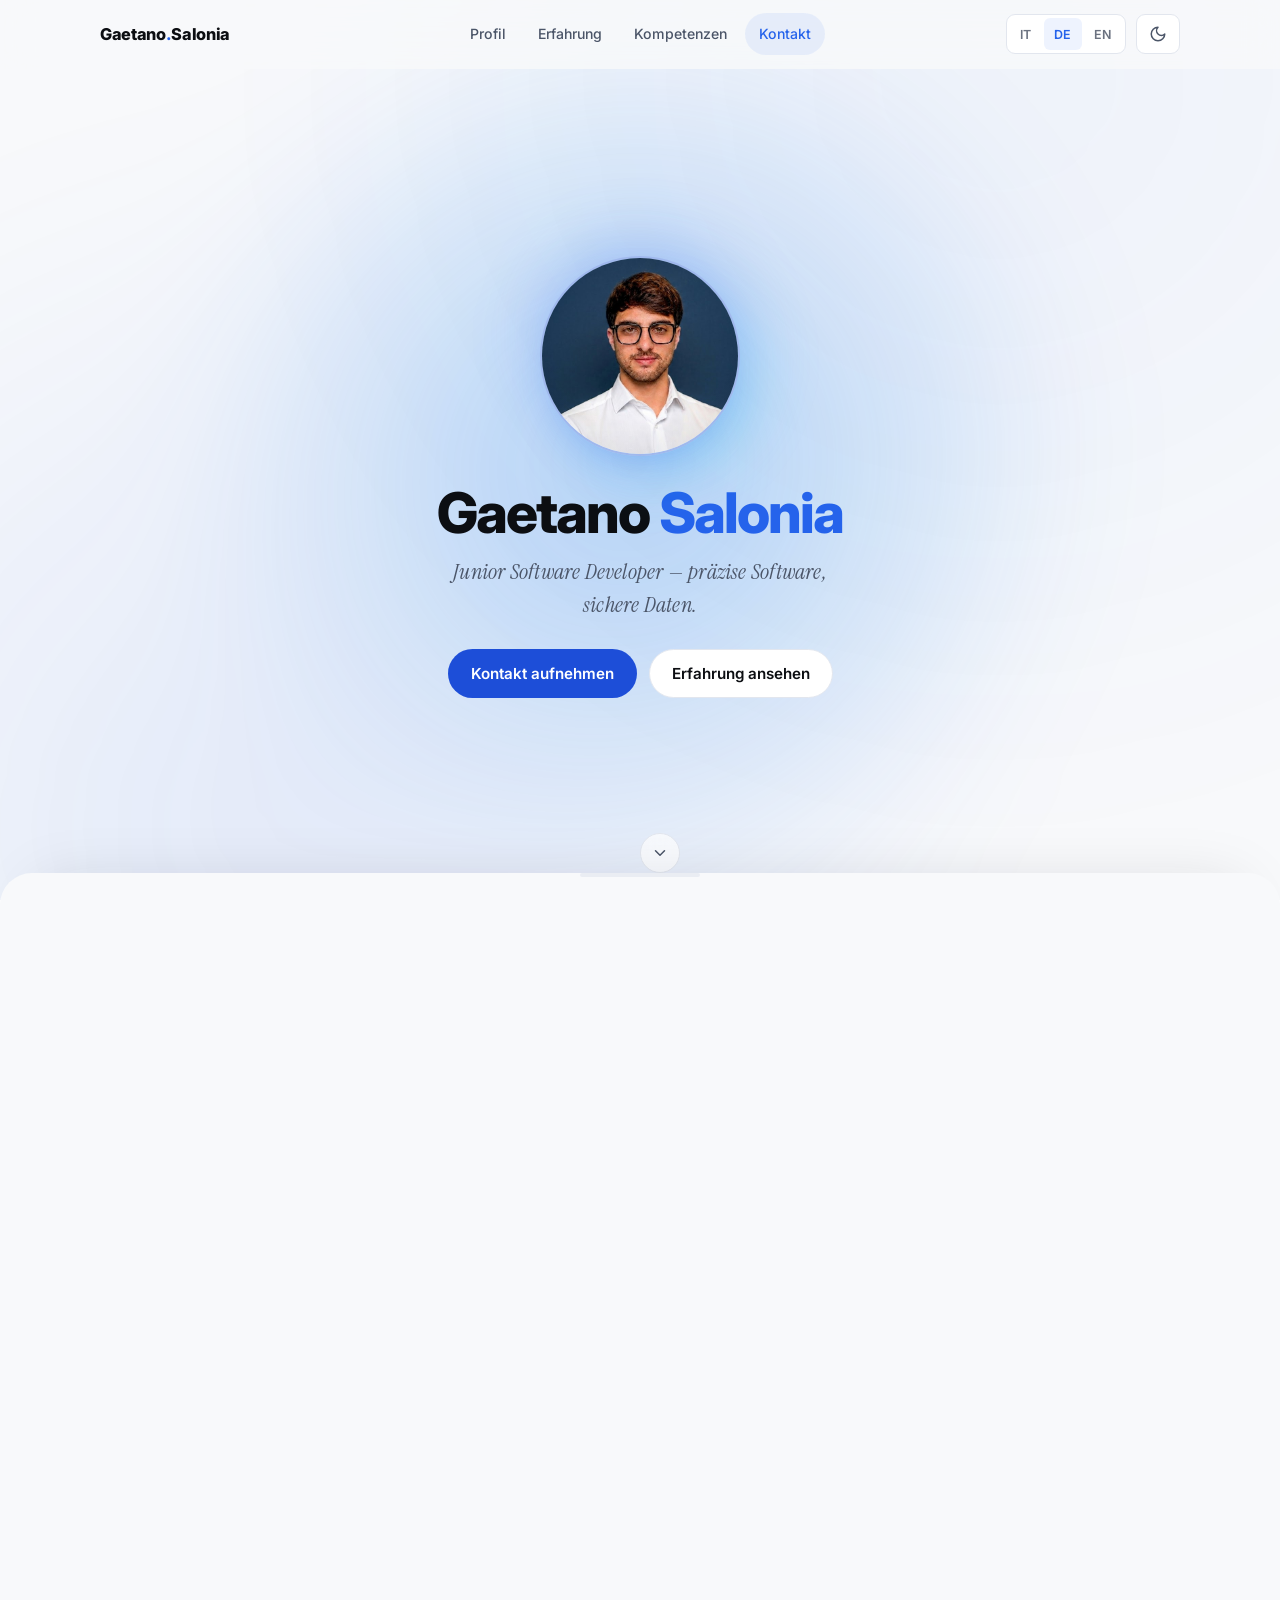
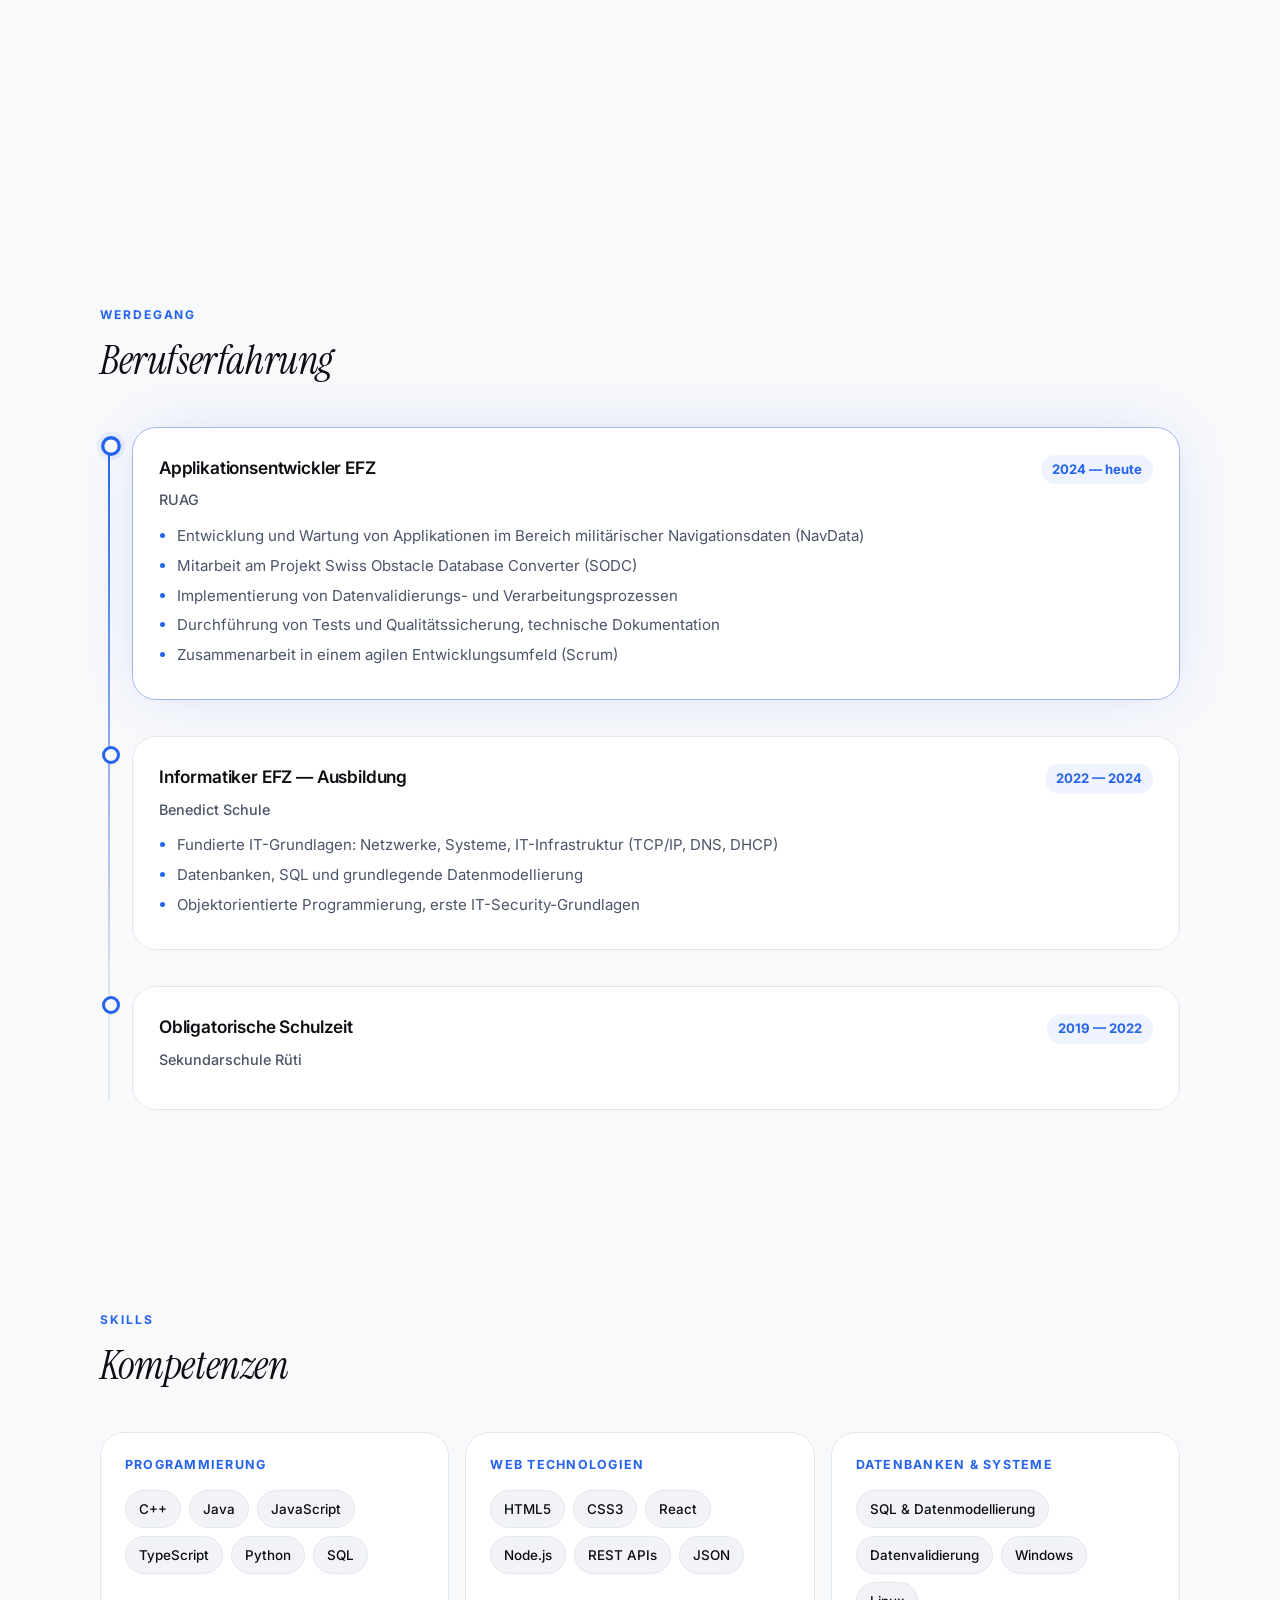
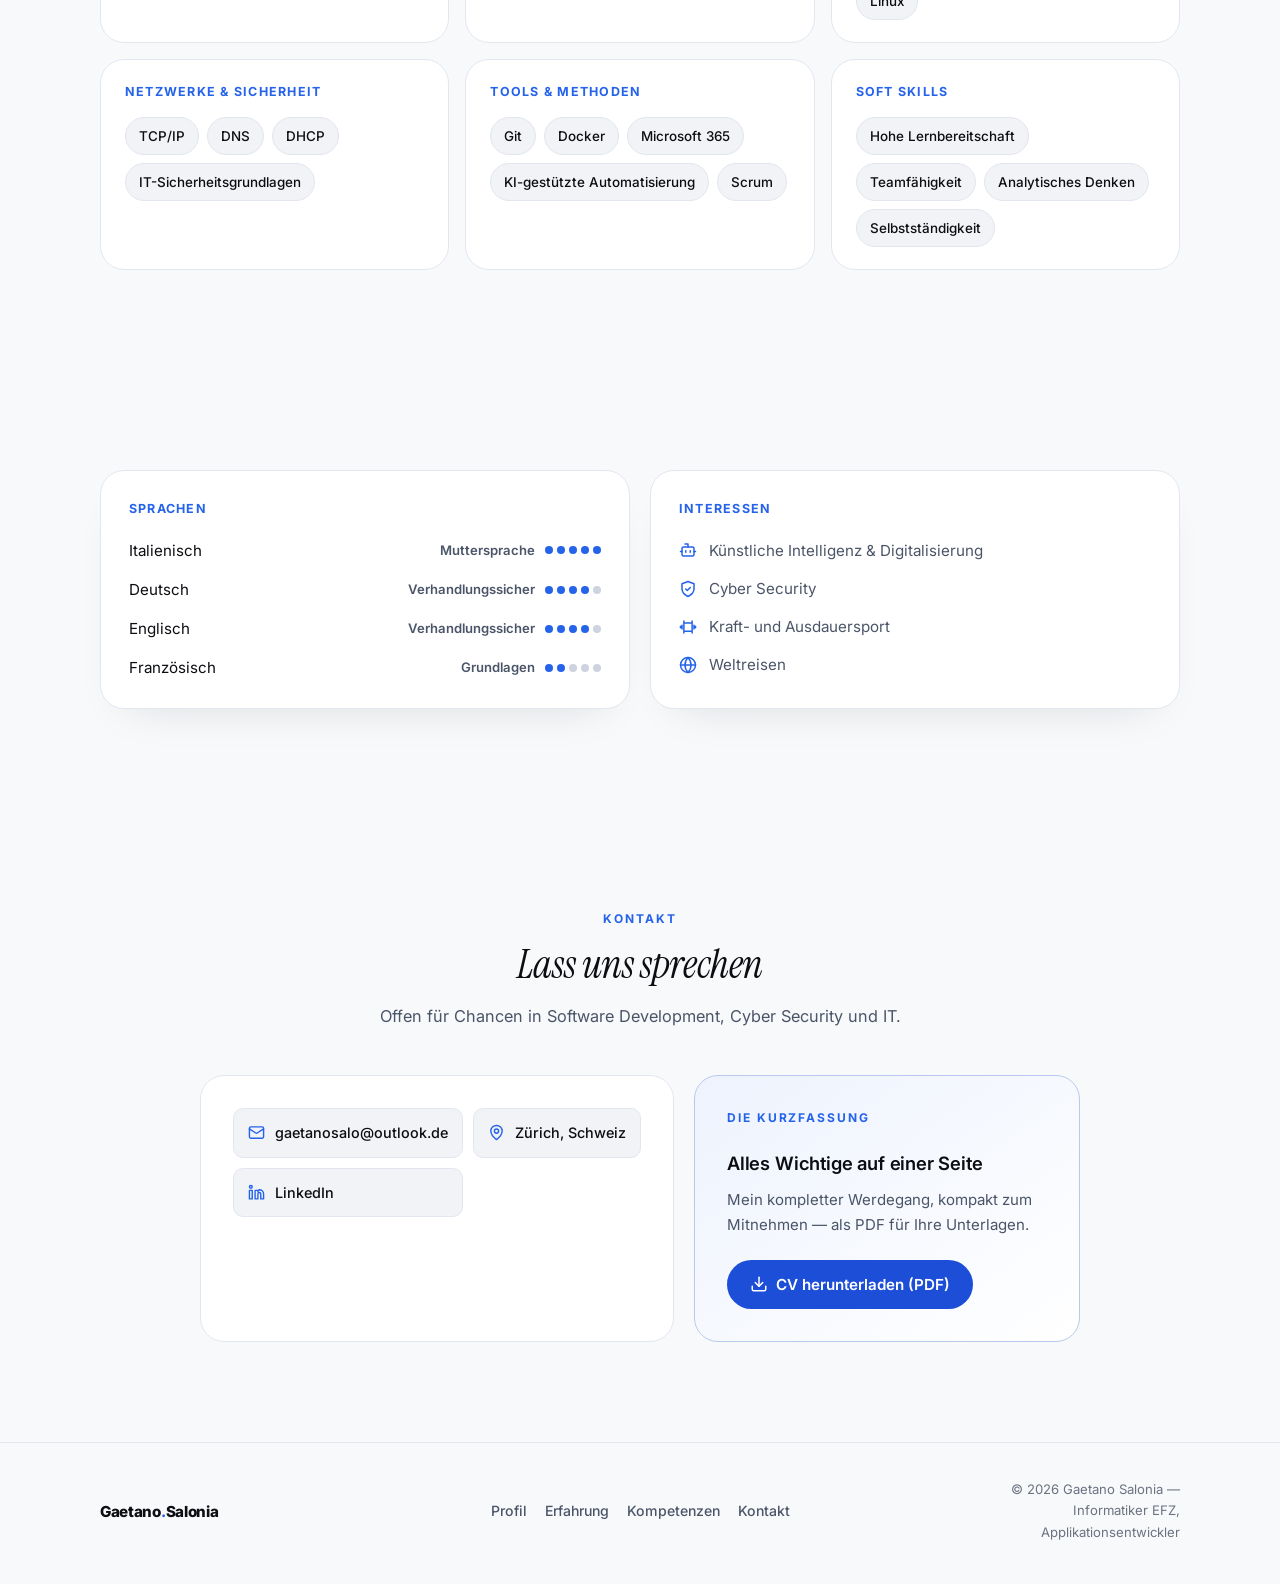
<file: index.html>
<!DOCTYPE html>
<html lang="de" data-theme="dark">
<head>
  <meta charset="UTF-8" />
  <meta name="viewport" content="width=device-width, initial-scale=1.0" />
  <title>Gaetano Salonia — Software &amp; Security</title>
  <meta name="description" content="Portfolio von Gaetano Salonia — Junior Software Developer mit Fokus auf präzise Software, sichere Daten und Cyber Security." />
  <link rel="canonical" href="https://gasal-portfolio.dev/" />
  <meta property="og:title" content="Gaetano Salonia — Software &amp; Security" />
  <meta property="og:description" content="Portfolio von Gaetano Salonia — Junior Software Developer mit Fokus auf präzise Software, sichere Daten und Cyber Security." />
  <meta property="og:type" content="website" />
  <meta property="og:url" content="https://gasal-portfolio.dev/" />
  <meta property="og:image" content="https://gasal-portfolio.dev/assets/photo-dark.png" />
  <meta property="og:locale" content="de_CH" />
  <meta name="twitter:card" content="summary_large_image" />
  <meta name="twitter:image" content="https://gasal-portfolio.dev/assets/photo-dark.png" />
  <link rel="icon" href="favicon.svg" type="image/svg+xml" />
  <link rel="preconnect" href="https://fonts.googleapis.com" />
  <link rel="preconnect" href="https://fonts.gstatic.com" crossorigin />
  <link href="https://fonts.googleapis.com/css2?family=Instrument+Serif:ital@0;1&family=Inter:wght@300;400;500;600;700;800&display=swap" rel="stylesheet" />
  <link rel="stylesheet" href="css/styles.css" />
</head>
<body>
<div class="scroll-progress" aria-hidden="true"></div>

  <nav class="nav" id="siteNav" aria-label="Hauptnavigation">
    <div class="container nav-inner">
      <a class="brand" href="#top">Gaetano<span>.</span>Salonia</a>
      <div class="menu" id="menu">
        <a href="#profil" data-i18n="nav.profil">Profil</a>
        <a href="#erfahrung" data-i18n="nav.erfahrung">Erfahrung</a>
        <a href="#kompetenzen" data-i18n="nav.kompetenzen">Kompetenzen</a>
        <a href="#kontakt" data-i18n="nav.kontakt">Kontakt</a>
      </div>
      <div class="nav-tools">
        <button class="menu-toggle" id="menuToggle" data-i18n-aria="aria.menuOpen" aria-label="Menü öffnen" aria-expanded="false" aria-controls="menu">
          <span class="menu-toggle-bar"></span>
          <span class="menu-toggle-bar"></span>
        </button>
        <div class="lang-switch" role="group" data-i18n-aria="aria.langSwitch" aria-label="Sprache wählen">
          <button class="lang-btn" data-lang="it">IT</button>
          <button class="lang-btn active" data-lang="de">DE</button>
          <button class="lang-btn" data-lang="en">EN</button>
        </div>
        <button class="theme-toggle" id="themeToggle" data-i18n-aria="aria.themeToggle" aria-label="Farbschema wechseln">
          <svg class="icon-sun" xmlns="http://www.w3.org/2000/svg" viewBox="0 0 24 24" fill="none" stroke="currentColor" stroke-width="2" stroke-linecap="round" stroke-linejoin="round"><circle cx="12" cy="12" r="4"/><path d="M12 2v2M12 20v2M4.93 4.93l1.41 1.41M17.66 17.66l1.41 1.41M2 12h2M20 12h2M6.34 17.66l-1.41 1.41M19.07 4.93l-1.41 1.41"/></svg>
          <svg class="icon-moon" xmlns="http://www.w3.org/2000/svg" viewBox="0 0 24 24" fill="none" stroke="currentColor" stroke-width="2" stroke-linecap="round" stroke-linejoin="round"><path d="M12 3a6 6 0 0 0 9 9 9 9 0 1 1-9-9Z"/></svg>
        </button>
      </div>
    </div>
  </nav>

  <div class="hero-bg" aria-hidden="true"></div>

  <header class="hero" id="top">
    <div class="hero-inner">
      <div class="hero-photo reveal" style="--reveal-delay: 0ms;">
        <div class="photo-clip">
          <img class="hero-img hero-img--dark" src="assets/photo-dark.png" alt="Porträtfoto von Gaetano Salonia" width="600" height="600" decoding="async" />
          <img class="hero-img hero-img--light" src="assets/photo-light.png" alt="Porträtfoto von Gaetano Salonia" width="600" height="600" decoding="async" />
        </div>
      </div>
      <h1 class="reveal" style="--reveal-delay: 80ms;">Gaetano <span class="accent">Salonia</span></h1>
      <p class="hero-tagline reveal" style="--reveal-delay: 140ms;" data-i18n="hero.tagline">Junior Software Developer — präzise Software, sichere Daten.</p>
      <div class="cta-row reveal" style="--reveal-delay: 200ms;">
        <a class="btn primary" href="#kontakt" data-i18n="hero.btn1">Kontakt aufnehmen</a>
        <a class="btn" href="#erfahrung" data-i18n="hero.btn2">Erfahrung ansehen</a>
      </div>
    </div>
    <a class="hero-scroll reveal" href="#profil" data-i18n-aria="aria.scrollDown" aria-label="Nach unten scrollen" style="--reveal-delay: 280ms;">
      <svg xmlns="http://www.w3.org/2000/svg" viewBox="0 0 24 24" fill="none" stroke="currentColor" stroke-width="2" stroke-linecap="round" stroke-linejoin="round"><path d="m6 9 6 6 6-6"/></svg>
    </a>
  </header>
  <main class="site-main">

  <section id="profil" class="section container">
    <header class="section-head reveal">
      <div class="eyebrow" data-i18n="profil.eyebrow">Profil</div>
      <h2 data-i18n="profil.title">Wer ich bin</h2>
    </header>
    <div class="profile-body reveal">
      <p class="section-lead" data-i18n="profil.text">
      Motiviert, lernbereit und eigenständig — ich bin überzeugt, durch mein Engagement einen echten Mehrwert für Ihr Unternehmen zu schaffen. Fundierte Erfahrung mit sicherheitsrelevanten Daten und Prozessen im Bereich militärischer Navigationsdaten, mit besonderem Interesse an Cyber Security.
      </p>
    <div class="highlights">
      <div class="highlight reveal">
        <div class="icon">
          <svg xmlns="http://www.w3.org/2000/svg" viewBox="0 0 24 24" fill="none" stroke="currentColor" stroke-width="2" stroke-linecap="round" stroke-linejoin="round"><circle cx="12" cy="12" r="10"/><circle cx="12" cy="12" r="6"/><circle cx="12" cy="12" r="2"/></svg>
        </div>
        <h3 data-i18n="hl1.title">Präzision</h3>
        <p data-i18n="hl1.text">Arbeit mit Navigationsdaten hat mich gelehrt, worauf es wirklich ankommt: Genauigkeit in jedem Detail.</p>
      </div>
      <div class="highlight reveal" style="--reveal-delay: 80ms;">
        <div class="icon">
          <svg xmlns="http://www.w3.org/2000/svg" viewBox="0 0 24 24" fill="none" stroke="currentColor" stroke-width="2" stroke-linecap="round" stroke-linejoin="round"><path d="M12 22s8-4 8-10V5l-8-3-8 3v7c0 6 8 10 8 10Z"/></svg>
        </div>
        <h3 data-i18n="hl2.title">Sicherheit</h3>
        <p data-i18n="hl2.text">Sicherheit beginnt mit sauberem Code — mein Ziel ist die Weiterentwicklung Richtung Cyber Security.</p>
      </div>
      <div class="highlight reveal" style="--reveal-delay: 160ms;">
        <div class="icon">
          <svg xmlns="http://www.w3.org/2000/svg" viewBox="0 0 24 24" fill="none" stroke="currentColor" stroke-width="2" stroke-linecap="round" stroke-linejoin="round"><path d="M22 12h-4l-3 9L9 3l-3 9H2"/></svg>
        </div>
        <h3 data-i18n="hl3.title">Lernbereitschaft</h3>
        <p data-i18n="hl3.text">Lernbereitschaft ist mein produktivstes Tool — neue Technologien nehme ich schnell und praxisnah auf.</p>
      </div>
    </div>
    </div>
  </section>

  <section id="erfahrung" class="section container">
    <header class="section-head reveal">
      <div class="eyebrow" data-i18n="erfahrung.eyebrow">Werdegang</div>
      <h2 data-i18n="erfahrung.title">Berufserfahrung</h2>
    </header>
    <div class="timeline">
      <div class="timeline-item timeline-item--current reveal">
        <article class="timeline-card">
          <div class="timeline-top">
            <h3 data-i18n="exp1.role">Applikationsentwickler EFZ</h3>
            <span class="timeline-date">2024 — <span data-i18n="exp1.now">heute</span></span>
          </div>
          <div class="timeline-org">RUAG</div>
          <ul>
            <li data-i18n="exp1.l1">Entwicklung und Wartung von Applikationen im Bereich militärischer Navigationsdaten (NavData)</li>
            <li data-i18n="exp1.l2">Mitarbeit am Projekt Swiss Obstacle Database Converter (SODC)</li>
            <li data-i18n="exp1.l3">Implementierung von Datenvalidierungs- und Verarbeitungsprozessen</li>
            <li data-i18n="exp1.l4">Durchführung von Tests und Qualitätssicherung, technische Dokumentation</li>
            <li data-i18n="exp1.l5">Zusammenarbeit in einem agilen Entwicklungsumfeld (Scrum)</li>
          </ul>
        </article>
      </div>
      <div class="timeline-item reveal" style="--reveal-delay: 80ms;">
        <article class="timeline-card">
          <div class="timeline-top">
            <h3 data-i18n="exp2.role">Informatiker EFZ — Ausbildung</h3>
            <span class="timeline-date">2022 — 2024</span>
          </div>
          <div class="timeline-org">Benedict Schule</div>
          <ul>
            <li data-i18n="exp2.l1">Fundierte IT-Grundlagen: Netzwerke, Systeme, IT-Infrastruktur (TCP/IP, DNS, DHCP)</li>
            <li data-i18n="exp2.l2">Datenbanken, SQL und grundlegende Datenmodellierung</li>
            <li data-i18n="exp2.l3">Objektorientierte Programmierung, erste IT-Security-Grundlagen</li>
          </ul>
        </article>
      </div>
      <div class="timeline-item reveal" style="--reveal-delay: 160ms;">
        <article class="timeline-card">
          <div class="timeline-top">
            <h3 data-i18n="exp3.role">Obligatorische Schulzeit</h3>
            <span class="timeline-date">2019 — 2022</span>
          </div>
          <div class="timeline-org">Sekundarschule Rüti</div>
        </article>
      </div>
    </div>
  </section>

  <section id="kompetenzen" class="section container">
    <header class="section-head reveal">
      <div class="eyebrow" data-i18n="komp.eyebrow">Skills</div>
      <h2 data-i18n="komp.title">Kompetenzen</h2>
    </header>
    <div class="skill-grid">
      <div class="skill-group reveal">
        <div class="skill-cat" data-i18n="cat.prog">Programmierung</div>
        <div class="chips">
          <span class="chip">C++</span><span class="chip">Java</span><span class="chip">JavaScript</span>
          <span class="chip">TypeScript</span><span class="chip">Python</span><span class="chip">SQL</span>
        </div>
      </div>
      <div class="skill-group reveal" style="--reveal-delay: 60ms;">
        <div class="skill-cat" data-i18n="cat.web">Web Technologien</div>
        <div class="chips">
          <span class="chip">HTML5</span><span class="chip">CSS3</span><span class="chip">React</span>
          <span class="chip">Node.js</span><span class="chip">REST APIs</span><span class="chip">JSON</span>
        </div>
      </div>
      <div class="skill-group reveal" style="--reveal-delay: 120ms;">
        <div class="skill-cat" data-i18n="cat.db">Datenbanken &amp; Systeme</div>
        <div class="chips">
          <span class="chip" data-i18n="chip.datamodel">SQL &amp; Datenmodellierung</span><span class="chip" data-i18n="chip.datavalid">Datenvalidierung</span>
          <span class="chip">Windows</span><span class="chip">Linux</span>
        </div>
      </div>
      <div class="skill-group reveal" style="--reveal-delay: 180ms;">
        <div class="skill-cat" data-i18n="cat.net">Netzwerke &amp; Sicherheit</div>
        <div class="chips">
          <span class="chip">TCP/IP</span><span class="chip">DNS</span><span class="chip">DHCP</span>
          <span class="chip" data-i18n="chip.itsec">IT-Sicherheitsgrundlagen</span>
        </div>
      </div>
      <div class="skill-group reveal" style="--reveal-delay: 240ms;">
        <div class="skill-cat" data-i18n="cat.tools">Tools &amp; Methoden</div>
        <div class="chips">
          <span class="chip">Git</span><span class="chip">Docker</span><span class="chip">Microsoft 365</span>
          <span class="chip" data-i18n="chip.ai">KI-gestützte Automatisierung</span><span class="chip">Scrum</span>
        </div>
      </div>
      <div class="skill-group reveal" style="--reveal-delay: 300ms;">
        <div class="skill-cat" data-i18n="cat.soft">Soft Skills</div>
        <div class="chips">
          <span class="chip" data-i18n="chip.learn">Hohe Lernbereitschaft</span><span class="chip" data-i18n="chip.team">Teamfähigkeit</span>
          <span class="chip" data-i18n="chip.analytic">Analytisches Denken</span><span class="chip" data-i18n="chip.self">Selbstständigkeit</span>
        </div>
      </div>
    </div>
  </section>

  <section class="section container">
    <div class="grid-2">
      <div class="card reveal">
        <div class="skill-cat" data-i18n="lang.title">Sprachen</div>
        <div class="lang-list">
          <div class="lang-item">
            <span data-i18n="lang.it">Italienisch</span>
            <div class="lang-level"><span data-i18n="level.native">Muttersprache</span><div class="level-dots"><i class="on"></i><i class="on"></i><i class="on"></i><i class="on"></i><i class="on"></i></div></div>
          </div>
          <div class="lang-item">
            <span data-i18n="lang.de">Deutsch</span>
            <div class="lang-level"><span data-i18n="level.fluent">Verhandlungssicher</span><div class="level-dots"><i class="on"></i><i class="on"></i><i class="on"></i><i class="on"></i><i></i></div></div>
          </div>
          <div class="lang-item">
            <span data-i18n="lang.en">Englisch</span>
            <div class="lang-level"><span data-i18n="level.fluent2">Verhandlungssicher</span><div class="level-dots"><i class="on"></i><i class="on"></i><i class="on"></i><i class="on"></i><i></i></div></div>
          </div>
          <div class="lang-item">
            <span data-i18n="lang.fr">Französisch</span>
            <div class="lang-level"><span data-i18n="level.basic">Grundlagen</span><div class="level-dots"><i class="on"></i><i class="on"></i><i></i><i></i><i></i></div></div>
          </div>
        </div>
      </div>
      <div class="card reveal" style="--reveal-delay: 100ms;">
        <div class="skill-cat" data-i18n="interests.title">Interessen</div>
        <ul class="interest-list">
          <li>
            <svg xmlns="http://www.w3.org/2000/svg" viewBox="0 0 24 24" fill="none" stroke="currentColor" stroke-width="2" stroke-linecap="round" stroke-linejoin="round"><path d="M12 8V4H8"/><rect width="16" height="12" x="4" y="8" rx="2"/><path d="M2 14h2M20 14h2M15 13v2M9 13v2"/></svg>
            <span data-i18n="interests.i1">Künstliche Intelligenz &amp; Digitalisierung</span>
          </li>
          <li>
            <svg xmlns="http://www.w3.org/2000/svg" viewBox="0 0 24 24" fill="none" stroke="currentColor" stroke-width="2" stroke-linecap="round" stroke-linejoin="round"><path d="M12 22s8-4 8-10V5l-8-3-8 3v7c0 6 8 10 8 10Z"/><path d="m9 12 2 2 4-4"/></svg>
            <span data-i18n="interests.i2">Cyber Security</span>
          </li>
          <li>
            <svg xmlns="http://www.w3.org/2000/svg" viewBox="0 0 24 24" fill="none" stroke="currentColor" stroke-width="2" stroke-linecap="round" stroke-linejoin="round"><path d="M6.5 6.5h11M6.5 17.5h11M4 9.5v5M20 9.5v5M2 11v2M22 11v2M6.5 4v16M17.5 4v16"/></svg>
            <span data-i18n="interests.i3">Kraft- und Ausdauersport</span>
          </li>
          <li>
            <svg xmlns="http://www.w3.org/2000/svg" viewBox="0 0 24 24" fill="none" stroke="currentColor" stroke-width="2" stroke-linecap="round" stroke-linejoin="round"><circle cx="12" cy="12" r="10"/><path d="M12 2a14.5 14.5 0 0 0 0 20 14.5 14.5 0 0 0 0-20"/><path d="M2 12h20"/></svg>
            <span data-i18n="interests.i4">Weltreisen</span>
          </li>
        </ul>
      </div>
    </div>
  </section>

  <section id="kontakt" class="section contact container">
    <header class="section-head section-head--center reveal">
      <div class="eyebrow" data-i18n="contact.eyebrow">Kontakt</div>
      <h2 data-i18n="contact.title">Lass uns sprechen</h2>
      <p class="section-lead" data-i18n="contact.subtitle">Offen für Chancen in Software Development, Cyber Security und IT.</p>
    </header>
    <div class="contact-panel reveal">
      <div class="panel-card contact-card">
        <div class="contact-links">
          <a href="mailto:gaetanosalo@outlook.de">
            <svg xmlns="http://www.w3.org/2000/svg" viewBox="0 0 24 24" fill="none" stroke="currentColor" stroke-width="2" stroke-linecap="round" stroke-linejoin="round"><rect width="20" height="16" x="2" y="4" rx="2"/><path d="m22 7-8.97 5.7a1.94 1.94 0 0 1-2.06 0L2 7"/></svg>
            <span>gaetanosalo@outlook.de</span>
          </a>
          <a href="https://maps.google.com/?q=Z%C3%BCrich" target="_blank" rel="noopener">
            <svg xmlns="http://www.w3.org/2000/svg" viewBox="0 0 24 24" fill="none" stroke="currentColor" stroke-width="2" stroke-linecap="round" stroke-linejoin="round"><path d="M20 10c0 6-8 12-8 12s-8-6-8-12a8 8 0 0 1 16 0Z"/><circle cx="12" cy="10" r="3"/></svg>
            <span data-i18n="contact.location">Zürich, Schweiz</span>
          </a>
          <a href="https://www.linkedin.com/in/gaetano-salonia-7802022b3" target="_blank" rel="noopener">
            <svg xmlns="http://www.w3.org/2000/svg" viewBox="0 0 24 24" fill="none" stroke="currentColor" stroke-width="2" stroke-linecap="round" stroke-linejoin="round"><path d="M16 8a6 6 0 0 1 6 6v7h-4v-7a2 2 0 0 0-2-2 2 2 0 0 0-2 2v7h-4V9h4v1.5A6 6 0 0 1 16 8z"/><rect width="4" height="12" x="2" y="9"/><circle cx="4" cy="4" r="2"/></svg>
            <span>LinkedIn</span>
          </a>
        </div>
      </div>
      <div class="panel-card cv-card">
        <div class="eyebrow" data-i18n="cv.eyebrow">Die Kurzfassung</div>
        <h3 data-i18n="cv.title">Alles Wichtige auf einer Seite</h3>
        <p data-i18n="cv.text">Mein kompletter Werdegang, kompakt zum Mitnehmen — als PDF für Ihre Unterlagen.</p>
        <a class="btn primary" id="cvDownload" href="assets/CV-GaetanoSalonia.pdf" download="CV-GaetanoSalonia.pdf">
          <svg xmlns="http://www.w3.org/2000/svg" viewBox="0 0 24 24" fill="none" stroke="currentColor" stroke-width="2" stroke-linecap="round" stroke-linejoin="round"><path d="M21 15v4a2 2 0 0 1-2 2H5a2 2 0 0 1-2-2v-4"/><polyline points="7 10 12 15 17 10"/><line x1="12" x2="12" y1="15" y2="3"/></svg>
          <span data-i18n="cv.btn">CV herunterladen (PDF)</span>
        </a>
      </div>
    </div>
  </section>
  </main>

  <footer class="footer">
    <div class="container footer-inner">
      <a class="footer-brand" href="#top">Gaetano<span>.</span>Salonia</a>
      <nav class="footer-nav" aria-label="Footer">
        <a href="#profil" data-i18n="nav.profil">Profil</a>
        <a href="#erfahrung" data-i18n="nav.erfahrung">Erfahrung</a>
        <a href="#kompetenzen" data-i18n="nav.kompetenzen">Kompetenzen</a>
        <a href="#kontakt" data-i18n="nav.kontakt">Kontakt</a>
      </nav>
      <p class="footer-copy" data-i18n="footnote">© 2026 Gaetano Salonia — Informatiker EFZ, Applikationsentwickler</p>
    </div>
  </footer>
  <script src="js/main.js" defer></script>
</body>
</html>
</file>
<file: css/styles.css>
:root {
      --font: "Inter", system-ui, sans-serif;
      --font-serif: "Instrument Serif", Georgia, serif;
      --mx: 50%;
      --my: 50%;
      --bg-opacity: 1;
      --nav-height: 68px;
      --section-py: 100px;
      --radius: 16px;
      --radius-sm: 10px;
      --radius-lg: 24px;
      --ease: cubic-bezier(0.22, 1, 0.36, 1);
      --dur: 250ms;
    }

    [data-theme="dark"] {
      --color-background: #080a0f;
      --color-surface: #0e1118;
      --color-surface-2: #141824;
      --color-foreground: #f0f4fa;
      --color-muted: #94a0b8;
      --color-subtle: #64708a;
      --color-accent: #5b9cf6;
      --color-accent-strong: #3b82f6;
      --color-on-accent: #061120;
      --color-border: #1e2433;
      --color-border-strong: #2d3548;
      --color-accent-soft: rgba(91, 156, 246, 0.1);
      --shadow-card: 0 24px 60px -36px rgba(0, 0, 0, 0.85);
      --shadow-glow: 0 0 80px -20px color-mix(in srgb, var(--color-accent) 35%, transparent);
      --nav-bg: rgba(8, 10, 15, 0.72);
    }

    [data-theme="light"] {
      --color-background: #f8f9fb;
      --color-surface: #ffffff;
      --color-surface-2: #f1f3f6;
      --color-foreground: #0c0e12;
      --color-muted: #4b5568;
      --color-subtle: #6b7280;
      --color-accent: #2563eb;
      --color-accent-strong: #1d4ed8;
      --color-on-accent: #ffffff;
      --color-border: #e2e6ee;
      --color-border-strong: #cdd3df;
      --color-accent-soft: rgba(37, 99, 235, 0.08);
      --shadow-card: 0 20px 45px -30px rgba(24, 24, 27, 0.18);
      --shadow-glow: 0 0 60px -16px color-mix(in srgb, var(--color-accent) 25%, transparent);
      --nav-bg: rgba(248, 249, 251, 0.82);
    }

    * { box-sizing: border-box; margin: 0; padding: 0; }

    html { scroll-behavior: smooth; }

    body {
      font-family: var(--font);
      font-size: 16px;
      line-height: 1.65;
      background: transparent;
      color: var(--color-foreground);
      -webkit-font-smoothing: antialiased;
      transition: color var(--dur) ease;
    }

    ::selection { background: var(--color-accent); color: var(--color-on-accent); }

    a { color: inherit; text-decoration: none; }
    button { font-family: inherit; cursor: pointer; }

    :focus-visible {
      outline: 2px solid var(--color-accent);
      outline-offset: 3px;
      border-radius: 6px;
    }

    .container { width: min(1080px, 92vw); margin: 0 auto; }

    /* ---------- Scroll progress ---------- */
    .scroll-progress {
      position: fixed;
      top: 0;
      left: 0;
      height: 2px;
      width: 0;
      z-index: 100;
      background: linear-gradient(90deg, var(--color-accent), #22d3ee);
      transition: width 80ms linear;
    }

    /* ---------- Nav ---------- */
    .nav {
      position: sticky;
      top: 0;
      z-index: 50;
      backdrop-filter: blur(16px);
      -webkit-backdrop-filter: blur(16px);
      background: var(--nav-bg);
      border-bottom: 1px solid transparent;
      transition: background var(--dur) ease, border-color var(--dur) ease, box-shadow var(--dur) ease;
    }

    .nav.scrolled {
      border-bottom-color: var(--color-border);
      box-shadow: 0 8px 32px -12px rgba(0, 0, 0, 0.35);
    }

    [data-theme="light"] .nav.scrolled {
      box-shadow: 0 8px 32px -12px rgba(24, 24, 27, 0.12);
    }

    .nav-inner {
      display: grid;
      grid-template-columns: 1fr auto 1fr;
      align-items: center;
      min-height: var(--nav-height);
      gap: 16px;
    }

    .brand { justify-self: start; }
    .menu { justify-self: center; }
    .nav-tools { justify-self: end; }

    .brand { font-weight: 800; letter-spacing: -0.02em; font-size: 1.02rem; }
    .brand span { color: var(--color-accent); }

    .menu { display: flex; gap: 4px; }

    .menu a {
      padding: 9px 14px;
      border-radius: 999px;
      color: var(--color-muted);
      font-size: 0.88rem;
      font-weight: 500;
      transition: color var(--dur) ease, background var(--dur) ease;
    }

    .menu a:hover { color: var(--color-foreground); background: var(--color-accent-soft); }
    .menu a.active { color: var(--color-accent); background: var(--color-accent-soft); }

    .menu-toggle {
      display: none;
      width: 44px;
      height: 40px;
      align-items: center;
      justify-content: center;
      flex-direction: column;
      gap: 6px;
      border: 1px solid var(--color-border);
      border-radius: 9px;
      background: var(--color-surface);
      color: var(--color-foreground);
      transition: border-color var(--dur) ease, background var(--dur) ease;
    }

    .menu-toggle-bar {
      display: block;
      width: 18px;
      height: 2px;
      background: currentColor;
      border-radius: 2px;
      transition: transform var(--dur) var(--ease), opacity var(--dur) ease;
    }

    .nav.open .menu-toggle-bar:first-child { transform: translateY(4px) rotate(45deg); }
    .nav.open .menu-toggle-bar:last-child { transform: translateY(-4px) rotate(-45deg); }

    .nav-tools { display: flex; align-items: center; gap: 10px; }

    .lang-switch {
      display: flex;
      gap: 2px;
      border: 1px solid var(--color-border);
      border-radius: 9px;
      padding: 3px;
      background: var(--color-surface);
    }

    .lang-btn {
      border: none;
      background: transparent;
      color: var(--color-subtle);
      font-size: 0.78rem;
      font-weight: 600;
      letter-spacing: 0.04em;
      padding: 7px 10px;
      min-height: 32px;
      border-radius: 6px;
      transition: color var(--dur) ease, background var(--dur) ease;
    }

    .lang-btn:hover { color: var(--color-foreground); }
    .lang-btn.active { background: var(--color-accent-soft); color: var(--color-accent); }

    .theme-toggle {
      width: 44px;
      height: 40px;
      display: inline-flex;
      align-items: center;
      justify-content: center;
      border: 1px solid var(--color-border);
      border-radius: 9px;
      background: var(--color-surface);
      color: var(--color-muted);
      transition: color var(--dur) ease, border-color var(--dur) ease, transform var(--dur) var(--ease);
    }

    .theme-toggle:hover { color: var(--color-accent); border-color: var(--color-border-strong); transform: translateY(-1px); }
    .theme-toggle svg { width: 18px; height: 18px; }
    [data-theme="dark"] .icon-moon { display: none; }
    [data-theme="light"] .icon-sun { display: none; }

    /* ---------- Aurora background ---------- */
    .hero-bg {
      position: fixed;
      inset: 0;
      z-index: -1;
      pointer-events: none;
      overflow: hidden;
      background: var(--color-background);
      opacity: var(--bg-opacity);
      transition: opacity 600ms var(--ease);
    }

    .hero-bg::before,
    .hero-bg::after {
      content: "";
      position: absolute;
      inset: -20%;
      will-change: transform;
    }

    .hero-bg::before {
      background:
        radial-gradient(circle at var(--mx) var(--my), color-mix(in srgb, var(--color-accent) 42%, transparent), transparent 42%),
        radial-gradient(circle at calc(100% - var(--mx)) calc(100% - var(--my)), color-mix(in srgb, #22d3ee 28%, transparent), transparent 38%),
        radial-gradient(circle at 30% 80%, color-mix(in srgb, var(--color-accent) 18%, transparent), transparent 45%);
      filter: blur(72px);
      opacity: 0.85;
    }

    .hero-bg::after {
      background: radial-gradient(circle at 70% 20%, color-mix(in srgb, var(--color-accent) 12%, transparent), transparent 50%);
      filter: blur(100px);
      opacity: 0.6;
    }

    [data-theme="light"] .hero-bg::before { opacity: 0.55; }
    [data-theme="light"] .hero-bg::after { opacity: 0.4; }

    /* ---------- Hero ---------- */
    .hero {
      position: relative;
      z-index: 1;
      display: flex;
      align-items: center;
      justify-content: center;
      min-height: calc(100dvh - 68px);
      padding: 48px 24px 64px;
      text-align: center;
    }

    .hero-inner {
      display: flex;
      flex-direction: column;
      align-items: center;
      max-width: 560px;
      width: 100%;
    }

    .hero h1 {
      font-size: clamp(2.4rem, 6vw, 3.5rem);
      font-weight: 800;
      line-height: 1.04;
      letter-spacing: -0.035em;
      margin-bottom: 14px;
    }

    h1 .accent { color: var(--color-accent); }

    .hero-tagline {
      font-family: var(--font-serif);
      font-size: clamp(1.1rem, 2.5vw, 1.35rem);
      font-style: italic;
      color: var(--color-muted);
      letter-spacing: 0.01em;
      line-height: 1.5;
      max-width: 42ch;
      margin-bottom: 28px;
    }

    .cta-row {
      display: flex;
      flex-wrap: wrap;
      gap: 12px;
      justify-content: center;
    }

    .btn {
      display: inline-flex;
      align-items: center;
      justify-content: center;
      gap: 8px;
      min-height: 46px;
      padding: 11px 22px;
      border-radius: 999px;
      border: 1px solid var(--color-border);
      background: var(--color-surface);
      color: var(--color-foreground);
      font-weight: 600;
      font-size: 0.95rem;
      transition: transform var(--dur) var(--ease), box-shadow var(--dur) ease, border-color var(--dur) ease, background var(--dur) ease;
    }

    .btn:hover { transform: translateY(-2px); border-color: var(--color-border-strong); }
    .btn:active { transform: translateY(0) scale(0.98); }

    .btn.primary {
      background: var(--color-accent-strong);
      border-color: transparent;
      color: var(--color-on-accent);
    }

    .btn.primary:hover { box-shadow: 0 12px 28px -12px var(--color-accent-strong); }

    .btn--disabled,
    .btn--disabled:hover,
    .btn--disabled:active {
      opacity: 0.55;
      cursor: not-allowed;
      transform: none;
      box-shadow: none;
      pointer-events: none;
    }

    body.konami-active .hero-bg::before {
      animation: konami-pulse 0.6s ease-in-out 3;
    }

    @keyframes konami-pulse {
      0%, 100% { filter: brightness(1); }
      50% { filter: brightness(1.4) hue-rotate(30deg); }
    }

    .hero-scroll {
      position: absolute;
      bottom: 28px;
      left: 50%;
      transform: translateX(-50%);
      width: 40px;
      height: 40px;
      display: flex;
      align-items: center;
      justify-content: center;
      border: 1px solid var(--color-border);
      border-radius: 999px;
      color: var(--color-muted);
      background: color-mix(in srgb, var(--color-surface) 70%, transparent);
      backdrop-filter: blur(8px);
      animation: bob 2.4s ease-in-out infinite;
      transition: color var(--dur) ease, border-color var(--dur) ease;
    }

    .hero-scroll:hover { color: var(--color-accent); border-color: var(--color-accent); }
    .hero-scroll svg { width: 18px; height: 18px; }

    @keyframes bob {
      0%, 100% { transform: translateX(-50%) translateY(0); }
      50% { transform: translateX(-50%) translateY(6px); }
    }

    .hero-photo {
      position: relative;
      width: min(200px, 52vw);
      aspect-ratio: 1;
      margin-bottom: 28px;
    }

    .hero-photo::before {
      content: "";
      position: absolute;
      inset: -18%;
      border-radius: 50%;
      background:
        radial-gradient(circle at 50% 40%, color-mix(in srgb, var(--color-accent) 35%, transparent), transparent 65%),
        radial-gradient(circle at 70% 70%, color-mix(in srgb, #22d3ee 20%, transparent), transparent 55%);
      filter: blur(24px);
      z-index: 0;
    }

    .photo-clip {
      position: relative;
      z-index: 1;
      width: 100%;
      height: 100%;
      border-radius: 50%;
      border: 2px solid color-mix(in srgb, var(--color-accent) 35%, var(--color-border));
      overflow: hidden;
      box-shadow: 0 20px 50px -24px color-mix(in srgb, var(--color-accent) 40%, transparent);
    }

    .photo-clip::after {
      content: "";
      position: absolute;
      inset: 0;
      border-radius: 50%;
      background: radial-gradient(circle at 50% 34%, transparent 55%, rgba(0, 0, 0, 0.22) 100%);
      pointer-events: none;
    }

    [data-theme="light"] .photo-clip::after {
      background: radial-gradient(circle at 50% 34%, transparent 58%, rgba(9, 9, 11, 0.12) 100%);
    }

    .photo-clip .hero-img {
      position: absolute;
      inset: 0;
      width: 100%;
      height: 100%;
      object-fit: cover;
      object-position: center 24%;
      transform: scale(1.18);
      transform-origin: center 32%;
      transition: opacity var(--dur) ease;
    }

    .hero-img--dark { opacity: 1; }
    .hero-img--light { opacity: 0; }

    [data-theme="light"] .hero-img--dark { opacity: 0; }
    [data-theme="light"] .hero-img--light { opacity: 1; }

    /* ---------- Main content shell ---------- */
    .site-main {
      position: relative;
      z-index: 2;
      background: var(--color-background);
      border-radius: 32px 32px 0 0;
      margin-top: -28px;
      box-shadow: 0 -32px 80px -40px rgba(0, 0, 0, 0.45);
    }

    [data-theme="light"] .site-main {
      box-shadow: 0 -24px 60px -40px rgba(24, 24, 27, 0.15);
    }

    .site-main::before {
      content: "";
      position: absolute;
      top: 0;
      left: 50%;
      transform: translateX(-50%);
      width: min(120px, 20vw);
      height: 4px;
      border-radius: 999px;
      background: var(--color-border);
      opacity: 0.6;
    }

    /* ---------- Sections ---------- */
    .section {
      padding: var(--section-py) 0;
      position: relative;
      z-index: 1;
    }

    .section:first-child {
      padding-top: calc(var(--section-py) + 36px);
    }

    .section-head {
      margin-bottom: 44px;
      max-width: 640px;
    }

    .section-head--center {
      margin-left: auto;
      margin-right: auto;
      text-align: center;
    }

    .section-head--center .section-lead {
      margin-left: auto;
      margin-right: auto;
    }

    .eyebrow {
      font-size: 0.75rem;
      font-weight: 700;
      letter-spacing: 0.16em;
      text-transform: uppercase;
      color: var(--color-accent);
      margin-bottom: 12px;
    }

    h2 {
      font-family: var(--font-serif);
      font-size: clamp(1.75rem, 3.5vw, 2.5rem);
      font-weight: 400;
      font-style: italic;
      letter-spacing: -0.01em;
      line-height: 1.15;
      margin-bottom: 16px;
    }

    .section-lead {
      color: var(--color-muted);
      max-width: 58ch;
      font-size: 1.02rem;
      line-height: 1.7;
    }

    .section-lead:not(:last-child) { margin-bottom: 0; }

    .card {
      background: var(--color-surface);
      border: 1px solid var(--color-border);
      border-radius: var(--radius-lg);
      padding: 28px;
      box-shadow: var(--shadow-card);
      transition: border-color var(--dur) ease, transform var(--dur) var(--ease), box-shadow var(--dur) ease;
    }

    .card:hover {
      border-color: var(--color-border-strong);
      box-shadow: var(--shadow-card), var(--shadow-glow);
    }

    .card h3 { font-size: 1.05rem; margin-bottom: 6px; letter-spacing: -0.01em; }

    /* ---------- Profile ---------- */
    .profile-body {
      display: grid;
      grid-template-columns: 0.95fr 1.05fr;
      gap: 40px;
      align-items: start;
    }

    .profile-body > .section-lead {
      position: sticky;
      top: calc(var(--nav-height) + 24px);
    }

    /* ---------- Profile highlights ---------- */
    .highlights {
      display: grid;
      grid-template-columns: 1fr;
      gap: 14px;
    }

    .highlight {
      position: relative;
      overflow: hidden;
      background: var(--color-surface);
      border: 1px solid var(--color-border);
      border-radius: var(--radius-lg);
      padding: 22px 24px;
      transition: transform var(--dur) var(--ease), border-color var(--dur) ease, box-shadow var(--dur) ease;
    }

    .highlight::before {
      content: "";
      position: absolute;
      top: 0;
      left: 0;
      right: 0;
      height: 2px;
      background: linear-gradient(90deg, var(--color-accent), transparent 70%);
      opacity: 0;
      transition: opacity var(--dur) ease;
    }

    .highlight:hover {
      transform: translateY(-3px);
      border-color: color-mix(in srgb, var(--color-accent) 25%, var(--color-border));
      box-shadow: var(--shadow-glow);
    }

    .highlight:hover::before { opacity: 1; }

    .highlight .icon {
      width: 42px;
      height: 42px;
      display: inline-flex;
      align-items: center;
      justify-content: center;
      border-radius: 11px;
      background: var(--color-accent-soft);
      color: var(--color-accent);
      margin-bottom: 14px;
    }

    .highlight .icon svg { width: 21px; height: 21px; }
    .highlight h3 { font-family: var(--font); font-style: normal; font-size: 1rem; font-weight: 600; margin-bottom: 6px; }
    .highlight p { color: var(--color-muted); font-size: 0.93rem; line-height: 1.6; }

    /* ---------- Timeline ---------- */
    .timeline { position: relative; padding-left: 32px; }

    .timeline::before {
      content: "";
      position: absolute;
      left: 8px;
      top: 10px;
      bottom: 10px;
      width: 2px;
      background: linear-gradient(180deg, var(--color-accent) 0%, var(--color-border) 85%);
    }

    .timeline-item { position: relative; padding-bottom: 36px; }
    .timeline-item:last-child { padding-bottom: 0; }

    .timeline-item::before {
      content: "";
      position: absolute;
      left: -30px;
      top: 10px;
      width: 12px;
      height: 12px;
      border-radius: 50%;
      background: var(--color-background);
      border: 3px solid var(--color-accent);
      transition: transform var(--dur) var(--ease), box-shadow var(--dur) ease;
    }

    .timeline-item--current::before {
      box-shadow: 0 0 0 4px var(--color-accent-soft);
      transform: scale(1.1);
    }

    .timeline-card {
      background: var(--color-surface);
      border: 1px solid var(--color-border);
      border-radius: var(--radius-lg);
      padding: 26px;
      transition: transform var(--dur) var(--ease), border-color var(--dur) ease, box-shadow var(--dur) ease;
    }

    .timeline-item--current .timeline-card {
      border-color: color-mix(in srgb, var(--color-accent) 35%, var(--color-border));
      box-shadow: var(--shadow-glow);
    }

    .timeline-card:hover { transform: translateX(6px); border-color: var(--color-border-strong); }

    .timeline-top {
      display: flex;
      justify-content: space-between;
      align-items: baseline;
      flex-wrap: wrap;
      gap: 6px 14px;
      margin-bottom: 4px;
    }

    .timeline-top h3 {
      font-family: var(--font);
      font-style: normal;
      font-size: 1.08rem;
      font-weight: 600;
      letter-spacing: -0.01em;
    }

    .timeline-date {
      font-size: 0.82rem;
      font-weight: 700;
      color: var(--color-accent);
      background: var(--color-accent-soft);
      padding: 4px 11px;
      border-radius: 999px;
      white-space: nowrap;
    }

    .timeline-org { color: var(--color-muted); font-size: 0.9rem; font-weight: 500; margin-bottom: 12px; }

    .timeline-card ul { padding-left: 18px; color: var(--color-muted); font-size: 0.94rem; }
    .timeline-card li { margin-bottom: 5px; }
    .timeline-card li::marker { color: var(--color-accent); }

    /* ---------- Skills ---------- */
    .skill-grid {
      display: grid;
      grid-template-columns: repeat(auto-fit, minmax(300px, 1fr));
      gap: 16px;
    }

    .skill-group {
      background: var(--color-surface);
      border: 1px solid var(--color-border);
      border-radius: var(--radius-lg);
      padding: 22px 24px;
      transition: transform var(--dur) var(--ease), border-color var(--dur) ease, box-shadow var(--dur) ease;
    }

    .skill-group:hover {
      transform: translateY(-3px);
      border-color: color-mix(in srgb, var(--color-accent) 20%, var(--color-border));
      box-shadow: var(--shadow-glow);
    }

    .skill-cat {
      font-size: 0.78rem;
      font-weight: 700;
      letter-spacing: 0.1em;
      text-transform: uppercase;
      color: var(--color-accent);
      margin-bottom: 14px;
    }

    .chips { display: flex; flex-wrap: wrap; gap: 8px; }

    .chip {
      font-size: 0.84rem;
      font-weight: 500;
      padding: 7px 13px;
      border-radius: 999px;
      border: 1px solid var(--color-border);
      background: var(--color-surface-2);
      color: var(--color-foreground);
      transition: border-color var(--dur) ease, background var(--dur) ease, transform var(--dur) var(--ease);
    }

    .chip:hover {
      border-color: var(--color-accent);
      background: var(--color-accent-soft);
      transform: translateY(-1px);
    }

    /* ---------- Languages & interests ---------- */
    .grid-2 { display: grid; grid-template-columns: 1fr 1fr; gap: 20px; }

    .lang-list { display: grid; gap: 14px; margin-top: 18px; }

    .lang-item {
      display: flex;
      justify-content: space-between;
      align-items: center;
      gap: 12px;
      font-size: 0.95rem;
    }

    .lang-level { display: flex; align-items: center; gap: 10px; }

    .lang-level span {
      font-size: 0.82rem;
      font-weight: 600;
      color: var(--color-muted);
    }

    .level-dots { display: flex; gap: 4px; }

    .level-dots i {
      width: 8px;
      height: 8px;
      border-radius: 50%;
      background: var(--color-border-strong);
    }

    .level-dots i.on { background: var(--color-accent); }

    .interest-list { list-style: none; display: grid; gap: 13px; margin-top: 18px; }

    .interest-list li {
      display: flex;
      align-items: center;
      gap: 12px;
      color: var(--color-muted);
      font-size: 0.95rem;
    }

    .interest-list svg { width: 18px; height: 18px; color: var(--color-accent); flex-shrink: 0; }

    /* ---------- Contact ---------- */
    .contact-panel {
      display: grid;
      grid-template-columns: 1fr 1fr;
      gap: 20px;
      max-width: 880px;
      margin: 0 auto;
    }

    .panel-card {
      background: var(--color-surface);
      border: 1px solid var(--color-border);
      border-radius: var(--radius-lg);
      padding: 32px;
      transition: border-color var(--dur) ease, box-shadow var(--dur) ease;
    }

    .panel-card:hover { border-color: var(--color-border-strong); }

    .cv-card {
      display: flex;
      flex-direction: column;
      justify-content: center;
      background:
        linear-gradient(145deg, color-mix(in srgb, var(--color-accent) 8%, var(--color-surface)), var(--color-surface));
      border-color: color-mix(in srgb, var(--color-accent) 22%, var(--color-border));
    }

    .cv-card h3 {
      font-family: var(--font);
      font-style: normal;
      font-size: 1.15rem;
      font-weight: 600;
      margin: 8px 0 10px;
      letter-spacing: -0.01em;
    }

    .cv-card p {
      color: var(--color-muted);
      font-size: 0.94rem;
      line-height: 1.65;
      margin-bottom: 22px;
    }

    .cv-card .btn { align-self: flex-start; }
    .cv-card .btn svg { width: 18px; height: 18px; }

    .contact-links {
      display: grid;
      grid-template-columns: 1fr 1fr;
      gap: 10px;
    }

    .contact-links a {
      display: flex;
      align-items: center;
      gap: 10px;
      min-height: 48px;
      padding: 12px 14px;
      border: 1px solid var(--color-border);
      border-radius: var(--radius-sm);
      background: var(--color-surface-2);
      font-weight: 500;
      font-size: 0.9rem;
      transition: border-color var(--dur) ease, transform var(--dur) var(--ease), background var(--dur) ease;
    }

    .contact-links a:hover {
      border-color: var(--color-accent);
      background: var(--color-accent-soft);
      transform: translateY(-2px);
    }

    .contact-links svg { width: 17px; height: 17px; color: var(--color-accent); flex-shrink: 0; }
    .contact-links span { overflow: hidden; text-overflow: ellipsis; white-space: nowrap; }

    .footer {
      position: relative;
      z-index: 1;
      background: var(--color-background);
      border-top: 1px solid var(--color-border);
      padding: 36px 0 40px;
    }

    .footer-inner {
      display: grid;
      grid-template-columns: 1fr auto 1fr;
      align-items: center;
      gap: 20px;
    }

    .footer-brand {
      font-weight: 800;
      letter-spacing: -0.02em;
      font-size: 0.95rem;
      justify-self: start;
    }

    .footer-brand span { color: var(--color-accent); }

    .footer-nav {
      display: flex;
      flex-wrap: wrap;
      justify-content: center;
      gap: 6px 18px;
    }

    .footer-nav a {
      color: var(--color-muted);
      font-size: 0.88rem;
      font-weight: 500;
      transition: color var(--dur) ease;
    }

    .footer-nav a:hover { color: var(--color-accent); }

    .footer-copy {
      justify-self: end;
      text-align: right;
      color: var(--color-subtle);
      font-size: 0.82rem;
      max-width: 28ch;
    }

    /* ---------- Reveal animation ---------- */
    .reveal {
      opacity: 0;
      transform: translateY(22px);
      transition: opacity 550ms var(--ease), transform 550ms var(--ease);
      transition-delay: var(--reveal-delay, 0ms);
    }

    .reveal.visible { opacity: 1; transform: none; }

    @media (prefers-reduced-motion: reduce) {
      html { scroll-behavior: auto; }
      .reveal { opacity: 1; transform: none; transition: none; }
      .hero-scroll { animation: none; }
      .hero-bg::before { background: radial-gradient(circle at 50% 40%, color-mix(in srgb, var(--color-accent) 30%, transparent), transparent 50%); }
      *, *::before, *::after { transition-duration: 0.01ms !important; }
    }

    /* ---------- Responsive ---------- */
    @media (max-width: 900px) {
      :root { --section-py: 72px; }

      .hero { min-height: calc(100dvh - 68px); padding: 40px 20px 56px; }
      .hero-photo { width: min(180px, 48vw); margin-bottom: 24px; }

      .nav-inner {
        display: flex;
        justify-content: space-between;
        align-items: center;
        position: relative;
      }

      .menu-toggle { display: inline-flex; }

      .menu {
        display: none;
        position: absolute;
        top: calc(100% + 8px);
        left: 50%;
        right: auto;
        transform: translateX(-50%);
        width: min(340px, calc(100vw - 32px));
        flex-direction: column;
        padding: 10px;
        border: 1px solid var(--color-border);
        border-radius: var(--radius-lg);
        background: var(--color-surface);
        box-shadow: var(--shadow-card);
        justify-self: auto;
      }

      .nav.open .menu { display: flex; }

      .menu a {
        border-radius: var(--radius-sm);
        padding: 12px 16px;
        font-size: 0.95rem;
      }

      .profile-body { grid-template-columns: 1fr; gap: 28px; }
      .profile-body > .section-lead { position: static; }

      .highlights { grid-template-columns: 1fr; }
      .grid-2 { grid-template-columns: 1fr; }
      .contact-panel { grid-template-columns: 1fr; }
      .contact-links { grid-template-columns: 1fr; }

      .footer-inner {
        grid-template-columns: 1fr;
        text-align: center;
        gap: 16px;
      }

      .footer-brand,
      .footer-copy { justify-self: center; text-align: center; max-width: none; }
    }

    @media (max-width: 480px) {
      .timeline { padding-left: 24px; }
      .timeline-item::before { left: -23px; }
      .card, .timeline-card, .skill-group { padding: 20px; }
    }
</file>
